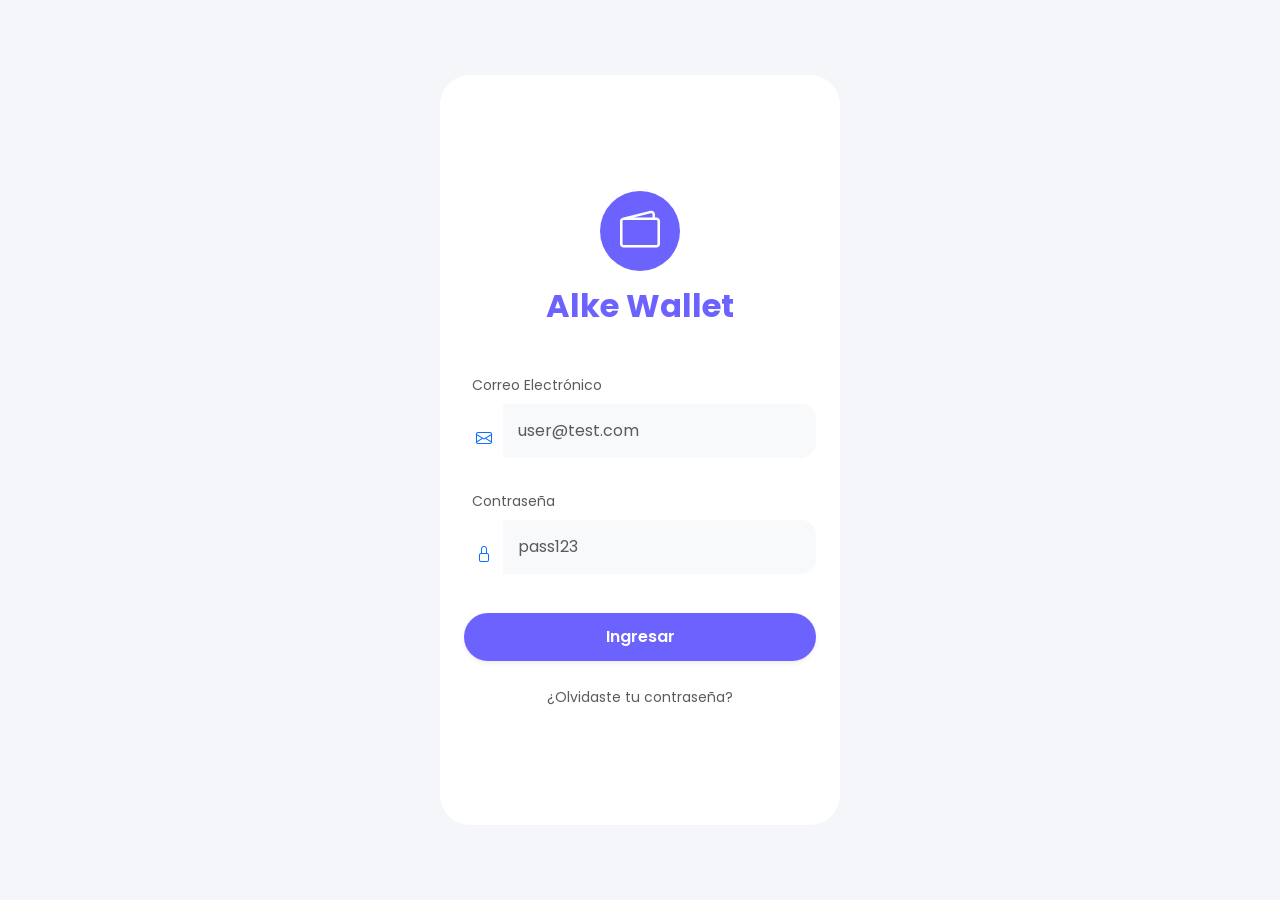
<file: index.html>
<!DOCTYPE html>
<html lang="en">
<head>
    <meta charset="UTF-8">
    <meta name="viewport" content="width=device-width, initial-scale=1.0">
    <meta http-equiv="refresh" content="0; url=./alke-wallet/login.html">
    <title>Redirigiendo ...</title>
    <script type="text/javascript">
        // Redirección con Javascript por si el meta tag falla
        window.location.href = "./alke-wallet/login.html";
    </script>
</head>
<body>
    <p>Si no eres redirigido automáticamente, <a href="./alke-wallet/login.html">haz clic aquí</a>.</p>
</body>
</html>
</file>
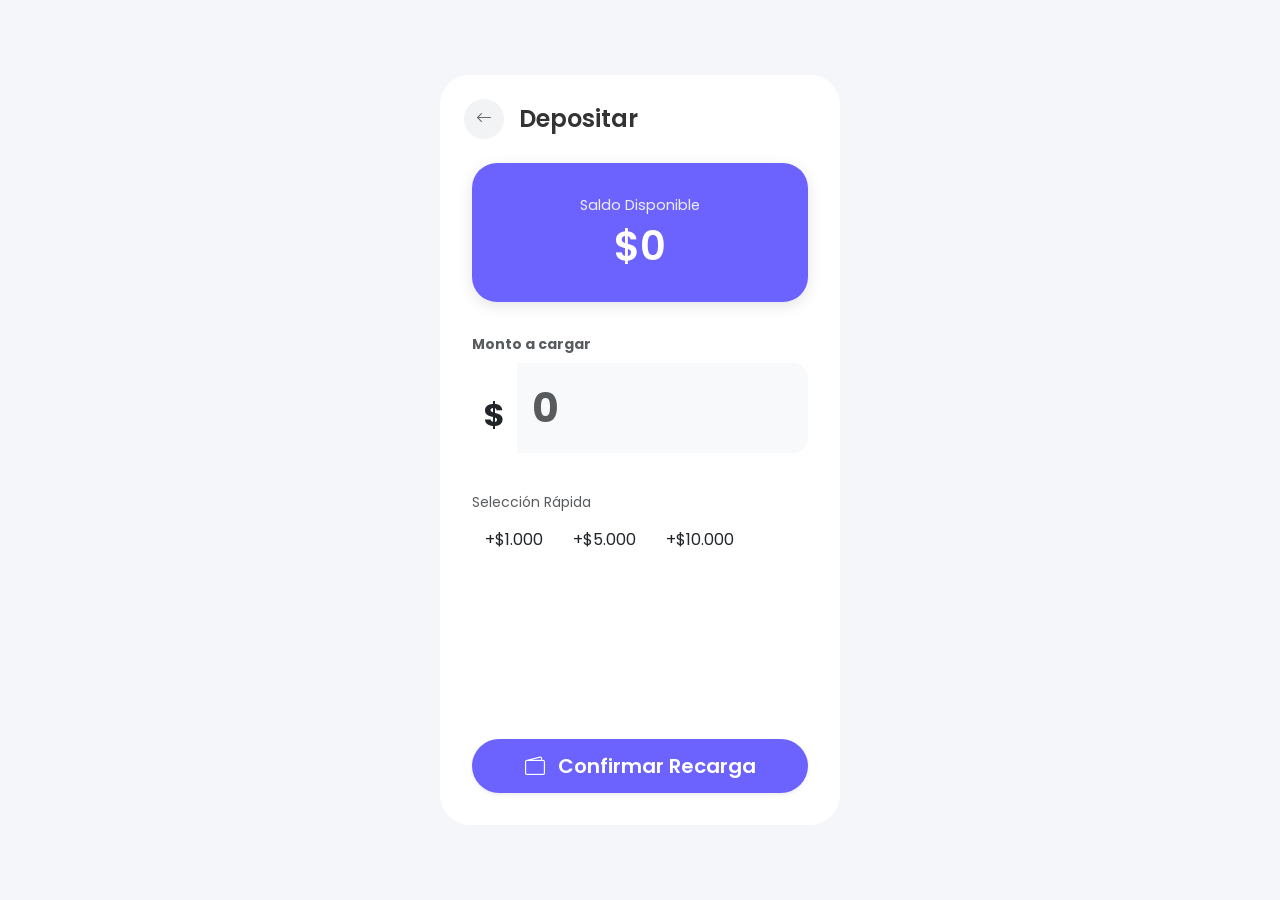
<file: alke-wallet/deposit.html>
<!DOCTYPE html>
<html lang="es">
<head>
  <meta charset="UTF-8">
  <meta name="viewport" content="width=device-width, initial-scale=1.0">
  <title>Alke Wallet - Enviar Dinero</title>
  <!-- Link a JQuery 3.x -->
  <script src="https://code.jquery.com/jquery-3.7.1.min.js" integrity="sha256-/JqT3SQfawRcv/BIHPThkBvs0OEvtFFmqPF/lYI/Cxo=" crossorigin="anonymous"></script>
  <!-- Link a Bootstrap 5.3.8 CSS -->
  <link href="https://cdn.jsdelivr.net/npm/bootstrap@5.3.8/dist/css/bootstrap.min.css" rel="stylesheet" xintegrity="sha384-sRIl4kxILFvY47J16cr9ZwB07vP4J8+LH7qKQnuqkuIAvNWLzeN8tE5YBujZqJLB" crossorigin="anonymous">
  <!-- Link a Bootstrap ICONS 1.13.1 -->
  <link rel="stylesheet" href="https://cdn.jsdelivr.net/npm/bootstrap-icons@1.13.1/font/bootstrap-icons.min.css">
  <link href="./assets/css/styles.css" rel="stylesheet">
</head>
<body>
  <div class="wallet-card fade-in">
    <div class="header-simple">
      <a href="#" id="btn_menu" class="btn-volver"><i class="bi bi-arrow-left"></i></a>
      <h2>Depositar</h2>
    </div>
    <div class="contenido-app d-flex flex-column">
      <div id="alert_placeholder"></div>
      <div id="leyenda_deposito" class="alert alert-success border-0 rounded-4 text-center mt-2 py-2" style="display: none; font-size: 0.9rem;"></div>
      <div class="header-app">
        <p>Saldo Disponible</p>
        <h1 id="saldo_actual">$0</h1>
      </div>
      <form id="form_deposito" class="flex-grow-1 d-flex flex-column">
        <label class="form-label fw-bold text-muted small">Monto a cargar</label>
          <div class="input-group mb-4">
            <span class="input-group-text bg-transparent border-0 fs-2 fw-bold">$</span>            
            <input type="number" class="form-control border-0 fs-1 fw-bold mx-auto" id="monto_deposito" 
            placeholder="0">
          </div>
          <label class="form-label text-muted small mb-2">Selección Rápida</label>
          <div class="grid-montos">
            <button type="button" class="btn btn-monto" onclick="sumarMonto(1000)">+$1.000</button>
            <button type="button" class="btn btn-monto" onclick="sumarMonto(5000)">+$5.000</button>
            <button type="button" class="btn btn-monto" onclick="sumarMonto(10000)">+$10.000</button>
          </div>
          <div class="mt-auto pt-3">
            <button type="submit" id="btn_realizar_deposito" class="btn btn-primary w-100 btn-lg shadow-sm">
              <i class="bi bi-wallet2 me-2"></i> Confirmar Recarga
            </button>
          </div>
        </form>
    </div>
  </div>
  
  <!-- Link a Bootstrap 5.3.8 JS Bundle -->
  <script src="https://cdn.jsdelivr.net/npm/bootstrap@5.3.8/dist/js/bootstrap.bundle.min.js" xintegrity="sha384-C6RzsynM9kWDrMNeT87bh95OGNyZPhcTNXj1NW7RuBCsyN/o0jlpcV8Qyq46cDfL" crossorigin="anonymous"></script>
  <!-- Link a JQuery 3.x -->
  <script src="https://code.jquery.com/jquery-3.7.1.min.js" integrity="sha256-/JqT3SQfawRcv/BIHPThkBvs0OEvtFFmqPF/lYI/Cxo=" crossorigin="anonymous"></script>
  <!-- Link a JQuery propios -->
  <script src="./assets/js/script.js"></script>
</body>
</html>
</file>
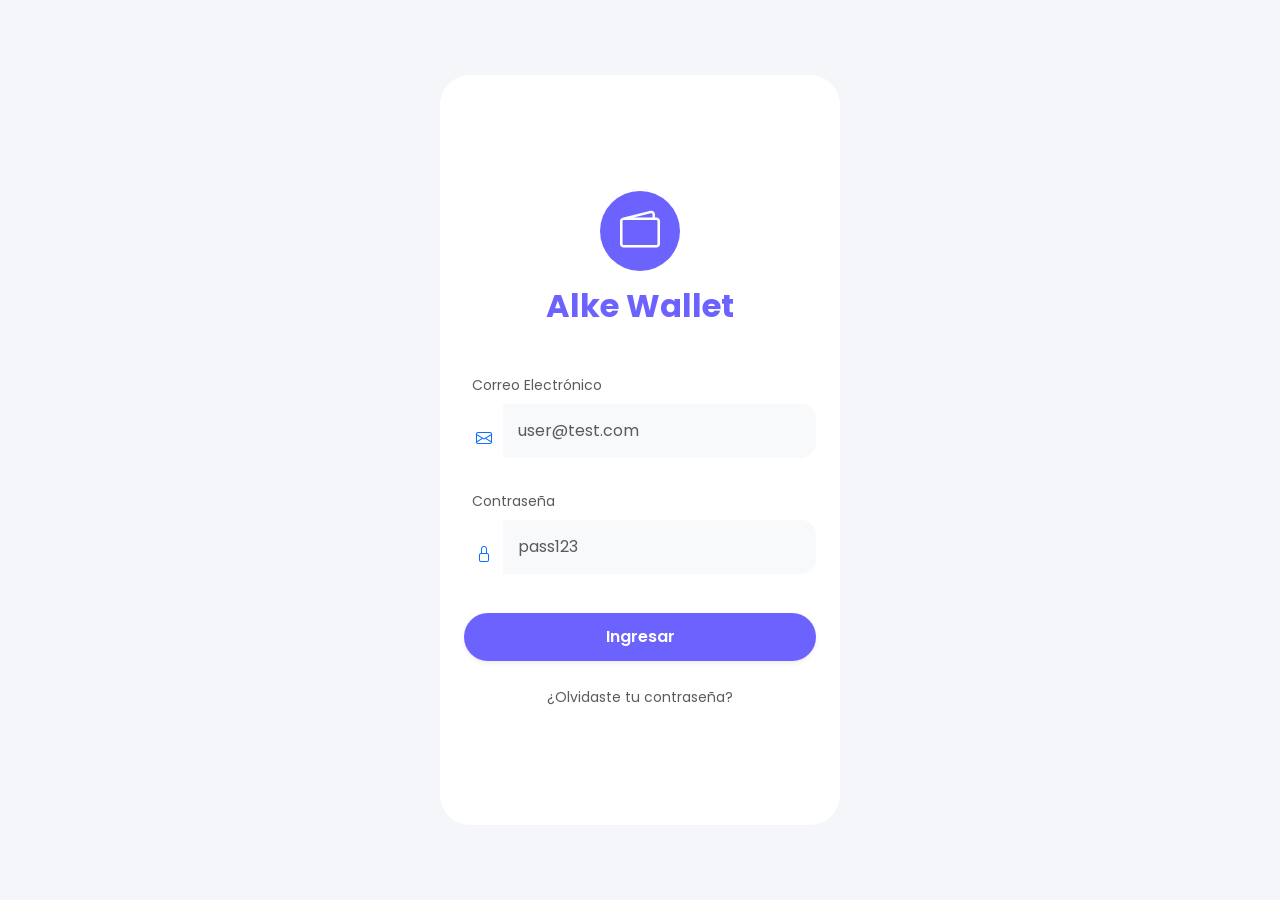
<file: alke-wallet/login.html>
<!DOCTYPE html>
<html lang="es">
<head>
  <meta charset="UTF-8">
  <meta name="viewport" content="width=device-width, initial-scale=1.0">
  <title>Alke Wallet - Enviar Dinero</title>
  <!-- Link a JQuery 3.x -->
  <script src="https://code.jquery.com/jquery-3.7.1.min.js" integrity="sha256-/JqT3SQfawRcv/BIHPThkBvs0OEvtFFmqPF/lYI/Cxo=" crossorigin="anonymous"></script>
  <!-- Link a Bootstrap 5.3.8 CSS -->
  <link href="https://cdn.jsdelivr.net/npm/bootstrap@5.3.8/dist/css/bootstrap.min.css" rel="stylesheet" xintegrity="sha384-sRIl4kxILFvY47J16cr9ZwB07vP4J8+LH7qKQnuqkuIAvNWLzeN8tE5YBujZqJLB" crossorigin="anonymous">
  <!-- Link a Bootstrap ICONS 1.13.1 -->
  <link rel="stylesheet" href="https://cdn.jsdelivr.net/npm/bootstrap-icons@1.13.1/font/bootstrap-icons.min.css">
  <link href="./assets/css/styles.css" rel="stylesheet">
</head>
<body>
  <div class="wallet-card justify-content-center p-4 fade-in">
    <div class="p-4">
      <div class="text-center mb-5">
        <div class="bg-primary text-white rounded-circle d-inline-flex align-items-center justify-content-center mb-3" style="width: 80px; height: 80px; background-color: var(--color-principal) !important;">
          <i class="bi bi-wallet2 fs-1"></i>
        </div>
        <h2 class="fw-bold" style="color: var(--color-principal);">Alke Wallet</h2>
      </div>

      <div id="alert_placeholder"></div>

      <form id="login_form">
        <div class="mb-3">
          <label for="email" class="form-label text-muted small ms-2">Correo Electrónico</label>
          <div class="input-group">
            <span class="input-group-text border-0 bg-transparent"><i class="bi bi-envelope text-primary"></i></span>
            <input type="email" class="form-control" id="email" placeholder="user@test.com" required>
          </div>
        </div>
        
        <div class="mb-4">
          <label for="password" class="form-label text-muted small ms-2">Contraseña</label>
          <div class="input-group">
            <span class="input-group-text border-0 bg-transparent"><i class="bi bi-lock text-primary"></i></span>
            <input type="password" class="form-control" id="password" placeholder="pass123" required>
          </div>
        </div>

        <div class="d-grid gap-2">
          <button type="submit" class="btn btn-primary shadow-sm">Ingresar</button>
        </div>
      </form>
      
      <div class="text-center mt-4">
        <small class="text-muted">¿Olvidaste tu contraseña?</small>
      </div>
    </div>
  </div>

  
  <!-- Link a Bootstrap 5.3.8 JS Bundle -->
  <script src="https://cdn.jsdelivr.net/npm/bootstrap@5.3.8/dist/js/bootstrap.bundle.min.js" xintegrity="sha384-C6RzsynM9kWDrMNeT87bh95OGNyZPhcTNXj1NW7RuBCsyN/o0jlpcV8Qyq46cDfL" crossorigin="anonymous"></script>
  <!-- Link a JQuery 3.x -->
  <script src="https://code.jquery.com/jquery-3.7.1.min.js" integrity="sha256-/JqT3SQfawRcv/BIHPThkBvs0OEvtFFmqPF/lYI/Cxo=" crossorigin="anonymous"></script>
  <!-- Link a JQuery propios -->
  <script src="./assets/js/script.js"></script>
</body>
</html>
</file>
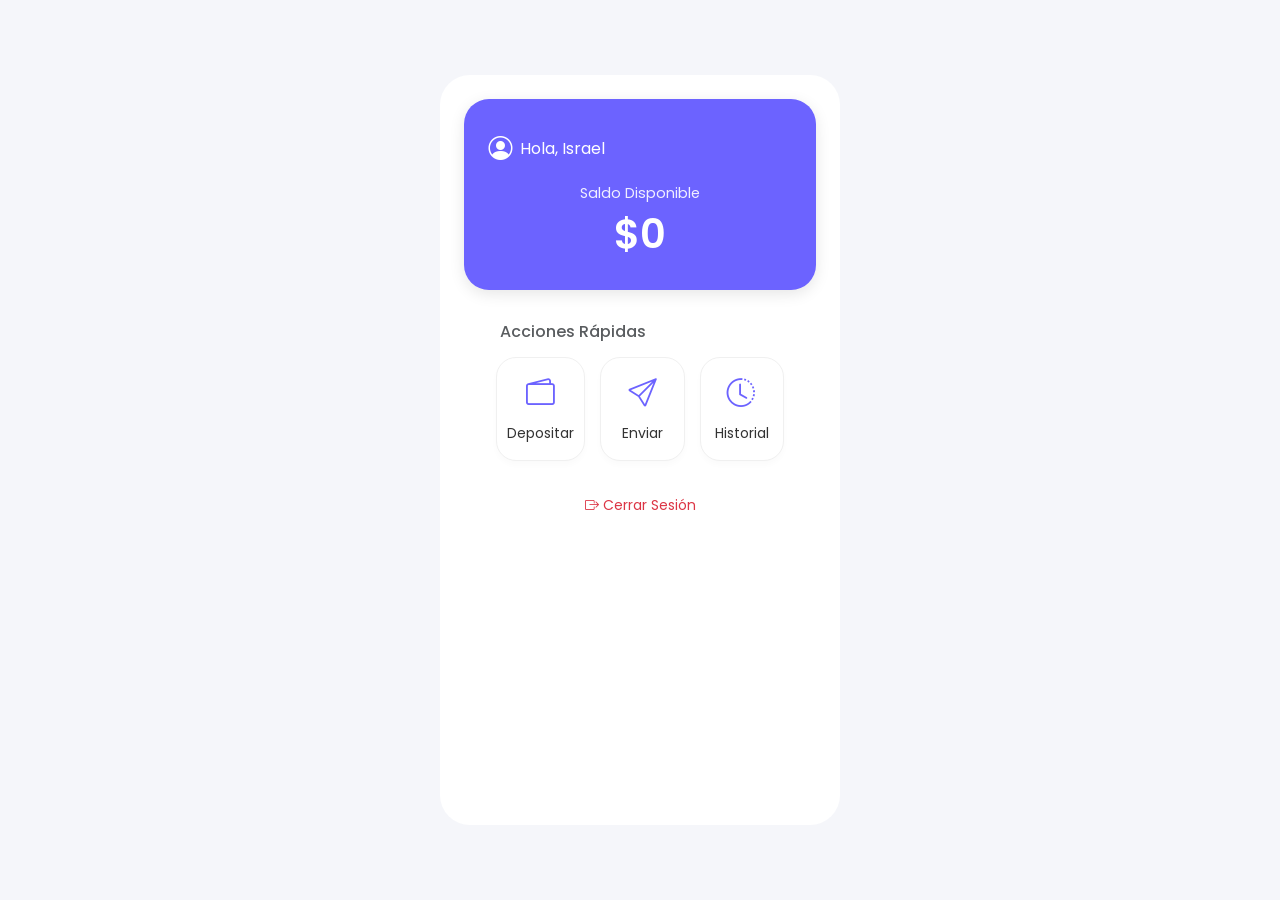
<file: alke-wallet/menu.html>
<!DOCTYPE html>
<html lang="es">
<head>
  <meta charset="UTF-8">
  <meta name="viewport" content="width=device-width, initial-scale=1.0">
  <title>Alke Wallet - Enviar Dinero</title>
  <!-- Link a JQuery 3.x -->
  <script src="https://code.jquery.com/jquery-3.7.1.min.js" integrity="sha256-/JqT3SQfawRcv/BIHPThkBvs0OEvtFFmqPF/lYI/Cxo=" crossorigin="anonymous"></script>
  <!-- Link a Bootstrap 5.3.8 CSS -->
  <link href="https://cdn.jsdelivr.net/npm/bootstrap@5.3.8/dist/css/bootstrap.min.css" rel="stylesheet" xintegrity="sha384-sRIl4kxILFvY47J16cr9ZwB07vP4J8+LH7qKQnuqkuIAvNWLzeN8tE5YBujZqJLB" crossorigin="anonymous">
  <!-- Link a Bootstrap ICONS 1.13.1 -->
  <link rel="stylesheet" href="https://cdn.jsdelivr.net/npm/bootstrap-icons@1.13.1/font/bootstrap-icons.min.css">
  <link href="./assets/css/styles.css" rel="stylesheet">
</head>
<body>
  <div class="wallet-card fade-in p-4">
    <div class="p-4">
      <div class="header-app">
        <div class="d-flex justify-content-between align-items-center mb-3">
          <div class="d-flex align-items-center gap-2">
            <i class="bi bi-person-circle fs-4"></i>
            <span>Hola, Israel</span>
          </div>
        </div>
        <p>Saldo Disponible</p>
        <h1 id="saldo_actual">$0</h1>
      </div>
      <div class="contenido-app">
        <div id="alert_placeholder"></div>
          <h6 class="text-muted mb-3 ps-1">Acciones Rápidas</h6>
          <div class="grid-acciones">
            <a href="#" id="btn_deposito" class="accion-item">
              <i class="bi bi-wallet2 icono-grande"></i>
              <small>Depositar</small>
            </a>
            <a href="#" id="btn_enviar" class="accion-item">
              <i class="bi bi-send icono-grande"></i>
              <small>Enviar</small>
            </a>
            <a href="#" id="btn_transacciones" class="accion-item">
              <i class="bi bi-clock-history icono-grande"></i>
              <small>Historial</small>
            </a>
          </div>
          <div class="text-center mt-auto">
            <a href="#" id="btn_logout" class="text-danger text-decoration-none small">
              <i class="bi bi-box-arrow-right"></i> Cerrar Sesión
            </a>
          </div>
      </div>
    </div>    
  </div>

  
  <!-- Link a Bootstrap 5.3.8 JS Bundle -->
  <script src="https://cdn.jsdelivr.net/npm/bootstrap@5.3.8/dist/js/bootstrap.bundle.min.js" xintegrity="sha384-C6RzsynM9kWDrMNeT87bh95OGNyZPhcTNXj1NW7RuBCsyN/o0jlpcV8Qyq46cDfL" crossorigin="anonymous"></script>
  <!-- Link a JQuery 3.x -->
  <script src="https://code.jquery.com/jquery-3.7.1.min.js" integrity="sha256-/JqT3SQfawRcv/BIHPThkBvs0OEvtFFmqPF/lYI/Cxo=" crossorigin="anonymous"></script>
  <!-- Link a JQuery propios -->
  <script src="./assets/js/script.js"></script>
</body>
</html>
</file>
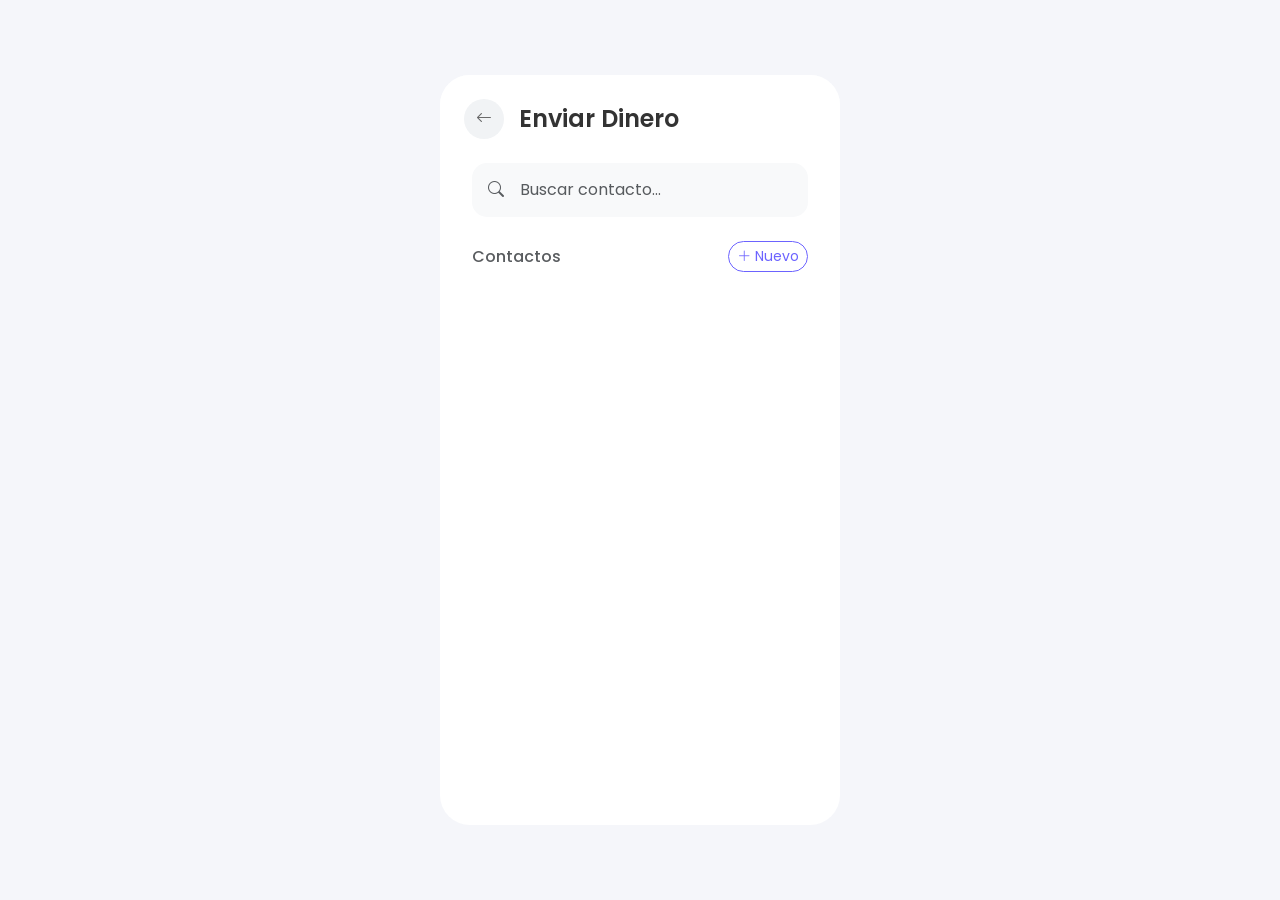
<file: alke-wallet/sendmoney.html>
<!DOCTYPE html>
<html lang="es">
<head>
  <meta charset="UTF-8">
  <meta name="viewport" content="width=device-width, initial-scale=1.0">
  <title>Alke Wallet - Enviar Dinero</title>
  <!-- Link a JQuery 3.x -->
  <script src="https://code.jquery.com/jquery-3.7.1.min.js" integrity="sha256-/JqT3SQfawRcv/BIHPThkBvs0OEvtFFmqPF/lYI/Cxo=" crossorigin="anonymous"></script>
  <!-- Link a Bootstrap 5.3.8 CSS -->
  <link href="https://cdn.jsdelivr.net/npm/bootstrap@5.3.8/dist/css/bootstrap.min.css" rel="stylesheet" xintegrity="sha384-sRIl4kxILFvY47J16cr9ZwB07vP4J8+LH7qKQnuqkuIAvNWLzeN8tE5YBujZqJLB" crossorigin="anonymous">
  <!-- Link a Bootstrap ICONS 1.13.1 -->
  <link rel="stylesheet" href="https://cdn.jsdelivr.net/npm/bootstrap-icons@1.13.1/font/bootstrap-icons.min.css">
  <link href="./assets/css/styles.css" rel="stylesheet">
</head>
<body>
  <div class="wallet-card fade-in">
    <div class="header-simple">
      <a href="#" id="btn_menu" class="btn-volver"><i class="bi bi-arrow-left"></i></a>
      <h2>Enviar Dinero</h2>
    </div>
    <div class="contenido-app">
      <div id="alert_placeholder"></div>
      <div class="position-relative mb-4">
          <input type="text" id="buscar_contacto" class="form-control ps-5" placeholder="Buscar contacto...">
          <i class="bi bi-search position-absolute top-50 start-0 translate-middle-y ms-3 text-muted"></i>
      </div>
      <div class="d-flex justify-content-between align-items-center mb-3">
          <h6 class="text-muted m-0">Contactos</h6>
          <button id="btn_mostrar_form_contacto" class="btn btn-sm btn-outline-primary rounded-pill">
            <i class="bi bi-plus-lg"></i> Nuevo
          </button>
      </div>
      <div id="form_nuevo_contacto" class="card border-0 shadow-sm p-3 mb-3 bg-white rounded-4" style="display: none;">
        <form id="form_agregar_contacto">
          <input type="text" class="form-control form-control-sm mb-2" id="info_nombre" placeholder="Nombre">
          <input type="text" class="form-control form-control-sm mb-2" id="info_apellido" placeholder="Apellido">
          <input type="number" class="form-control form-control-sm mb-2" id="info_cbu" placeholder="CBU">
          <input type="text" class="form-control form-control-sm mb-2" id="info_alias" placeholder="Alias">
          <input type="text" class="form-control form-control-sm mb-2" id="info_banco" placeholder="Banco">
          <div class="text-end">
            <button type="button" id="btn_cancelar_contacto" class="btn btn-sm btn-light rounded-pill">Cancelar</button>
            <button type="submit" class="btn btn-sm btn-primary rounded-pill">Guardar</button>
          </div>
        </form>
      </div>

      <div id="lista_contactos" class="list-group list-group-flush mb-4"></div>
      <div id="seccion_envio" class="text-center mt-auto" style="display: none;">
        <hr>
          <p class="text-muted mb-1">Enviando a <strong id="nombre_contacto_seleccionado" class="text-primary"></strong></p>
          <div class="input-group mb-3">
            <span class="input-group-text bg-transparent border-0 fs-1 fw-bold">$</span>
            <input type="number" class="form-control border-0 fs-1 fw-bold mx-auto" id="monto_envio" 
            placeholder="0">
          </div>
          <button type="button" id="btn_realizar_envio" class="btn btn-primary w-100 py-3 rounded-pill">
            Confirmar Transferencia
          </button>
      </div>
        
        <div id="mensaje_confirmacion" class="text-center mt-5" style="display: none;">
            <div class="bg-success text-white rounded-circle d-inline-flex align-items-center justify-content-center mb-3" style="width: 60px; height: 60px;">
                <i class="bi bi-check-lg fs-2"></i>
            </div>
            <h4>¡Enviado!</h4>
        </div>
    </div>
  </div>
  

  <!-- Link a Bootstrap 5.3.8 JS Bundle -->
  <script src="https://cdn.jsdelivr.net/npm/bootstrap@5.3.8/dist/js/bootstrap.bundle.min.js" xintegrity="sha384-C6RzsynM9kWDrMNeT87bh95OGNyZPhcTNXj1NW7RuBCsyN/o0jlpcV8Qyq46cDfL" crossorigin="anonymous"></script>
  <!-- Link a JQuery 3.x -->
  <script src="https://code.jquery.com/jquery-3.7.1.min.js" integrity="sha256-/JqT3SQfawRcv/BIHPThkBvs0OEvtFFmqPF/lYI/Cxo=" crossorigin="anonymous"></script>
  <!-- Link a JQuery propios -->
  <script src="./assets/js/script.js"></script>
</body>
</html>
</file>
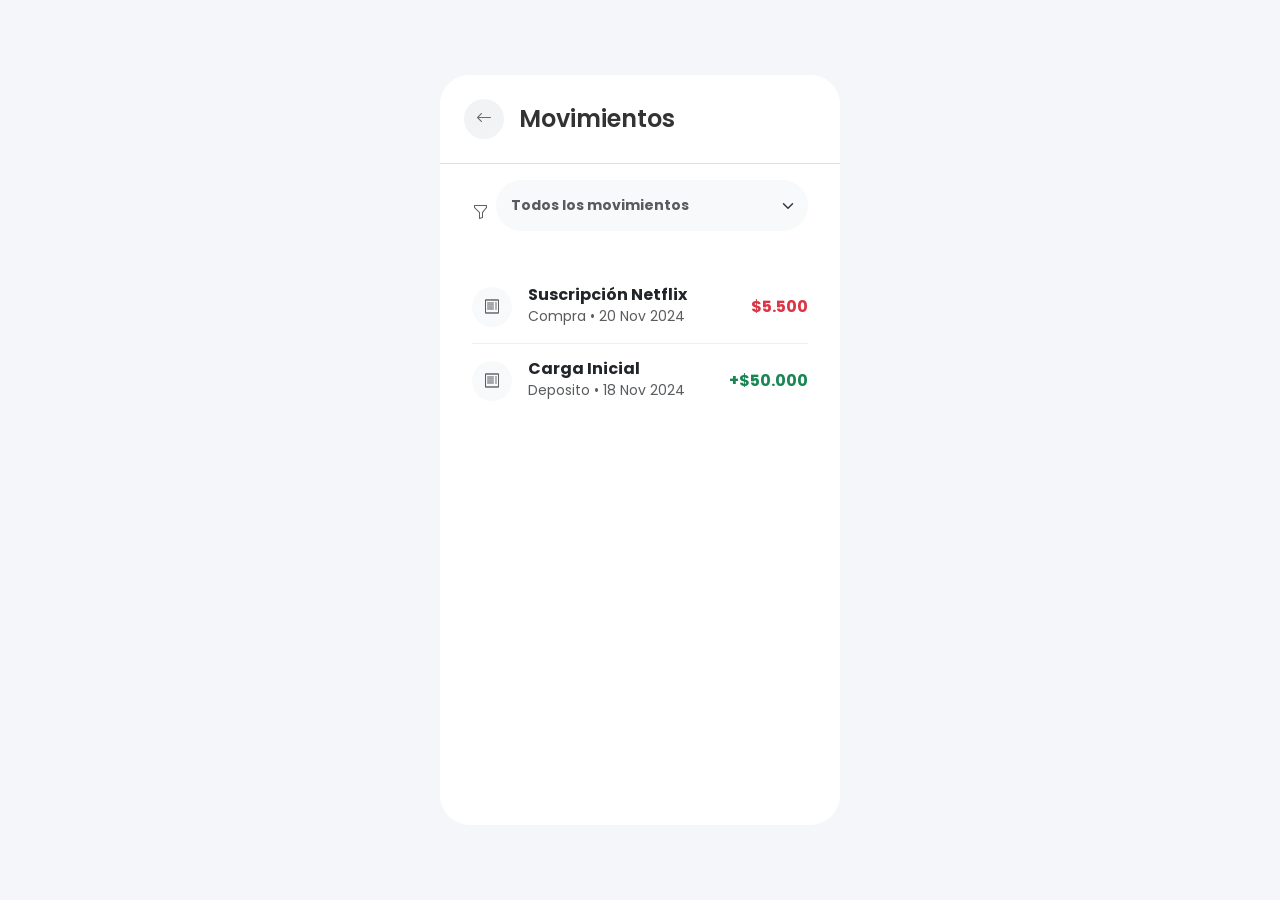
<file: alke-wallet/transactions.html>
<!DOCTYPE html>
<html lang="es">
<head>
  <meta charset="UTF-8">
  <meta name="viewport" content="width=device-width, initial-scale=1.0">
  <title>Alke Wallet - Enviar Dinero</title>
  <!-- Link a JQuery 3.x -->
  <script src="https://code.jquery.com/jquery-3.7.1.min.js" integrity="sha256-/JqT3SQfawRcv/BIHPThkBvs0OEvtFFmqPF/lYI/Cxo=" crossorigin="anonymous"></script>
  <!-- Link a Bootstrap 5.3.8 CSS -->
  <link href="https://cdn.jsdelivr.net/npm/bootstrap@5.3.8/dist/css/bootstrap.min.css" rel="stylesheet" xintegrity="sha384-sRIl4kxILFvY47J16cr9ZwB07vP4J8+LH7qKQnuqkuIAvNWLzeN8tE5YBujZqJLB" crossorigin="anonymous">
  <!-- Link a Bootstrap ICONS 1.13.1 -->
  <link rel="stylesheet" href="https://cdn.jsdelivr.net/npm/bootstrap-icons@1.13.1/font/bootstrap-icons.min.css">
  <link href="./assets/css/styles.css" rel="stylesheet">
</head>
<body>
  <div class="wallet-card fade-in">
    <div class="header-simple border-bottom">
      <a href="#" id="btn_menu" class="btn-volver"><i class="bi bi-arrow-left"></i></a>
      <h2>Movimientos</h2>
    </div>
    <div class="contenido-app pt-3">
      <div id="alert_placeholder"></div>
      <div class="d-flex align-items-center gap-2 mb-4">
        <i class="bi bi-funnel text-muted"></i>
        <select id="filtro_tipo" class="form-select form-select-sm rounded-pill border-0 bg-light text-muted fw-bold">
          <option value="todos">Todos los movimientos</option>
          <option value="deposito">Depósitos</option>
          <option value="compra">Compras</option>
          <option value="pago">Pagos</option>
          <option value="transferencia">Transferencias</option>
        </select>
      </div>
      <ul id="lista_movimientos" class="list-group list-group-flush"></ul>
      <div id="mensaje_sin_movimientos" class="text-center mt-5 text-muted" style="display: none;">
        <div class="mb-3">
          <i class="bi bi-receipt fs-1 opacity-25"></i>
        </div>
        <p>No se encontraron movimientos con este filtro.</p>
      </div>
    </div>
  </div>

  
  <!-- Link a Bootstrap 5.3.8 JS Bundle -->
  <script src="https://cdn.jsdelivr.net/npm/bootstrap@5.3.8/dist/js/bootstrap.bundle.min.js" xintegrity="sha384-C6RzsynM9kWDrMNeT87bh95OGNyZPhcTNXj1NW7RuBCsyN/o0jlpcV8Qyq46cDfL" crossorigin="anonymous"></script>
  <!-- Link a JQuery 3.x -->
  <script src="https://code.jquery.com/jquery-3.7.1.min.js" integrity="sha256-/JqT3SQfawRcv/BIHPThkBvs0OEvtFFmqPF/lYI/Cxo=" crossorigin="anonymous"></script>
  <!-- Link a JQuery propios -->
  <script src="./assets/js/script.js"></script>
</body>
</html>
</file>
<file: alke-wallet/assets/css/styles.css>
/* Importamos la fuente 'Poppins' */
@import url('https://fonts.googleapis.com/css2?family=Poppins:wght@300;400;600&display=swap');

:root {
    --color-principal: #6C63FF; /* Morado vibrante */
    --color-principal-oscuro: #5a52d5;
    --color-fondo: #F5F6FA; /* Gris muy claro para el fondo */
    --color-blanco: #ffffff;
    --color-texto: #333333;
    --color-gris-claro: #E0E0E0;
    --radio-borde: 30px; /* Bordes redondeados */
}

body {
    background-color: var(--color-fondo);
    font-family: 'Poppins', sans-serif;
    color: var(--color-texto);
    display: flex;
    justify-content: center;
    align-items: center;
    min-height: 100vh;
    margin: 0;
}

.wallet-card {
    background-color: var(--color-blanco);
    border-radius: var(--radio-borde);
    border: none;
    width: 100%;
    max-width: 400px;
    min-height: 750px;
    position: relative;
    padding: 0 !important; /* Quitamos padding por defecto */
    overflow: hidden;
    display: flex;
    flex-direction: column;
}

/* Parte superior saldo) */
.header-app {
    background-color: var(--color-principal);
    color: var(--color-blanco);
    padding: 2rem 1.5rem;
    border-radius: 25px;
    /*border-bottom-left-radius: var(--radio-borde);
    /*border-bottom-right-radius: var(--radio-borde);*/
    text-align: center;
    box-shadow: 0 4px 15px rgba(0,0,0,0.1);
    margin-bottom: 2rem;
}

.header-app h1 {
    font-weight: 600;
    margin: 0;
    font-size: 2.5rem;
}

.header-app p {
    font-size: 0.9rem;
    opacity: 0.9;
    margin-bottom: 5px;
}

.header-simple {
    background-color: var(--color-blanco);
    padding: 1.5rem;
    display: flex;
    align-items: center;
    gap: 15px;
}
.header-simple h2 {
    font-size: 1.5rem;
    font-weight: 600;
    margin: 0;
    color: var(--color-texto);
}

.contenido-app {
    padding: 0 2rem 2rem 2rem;
    flex-grow: 1;
}

/* BOTONES PERSONALIZADOS */
.btn-primary {
    background-color: var(--color-principal);
    border: none;
    border-radius: 50px;
    padding: 12px 20px;
    font-weight: 600;
    box-shadow: 0 4px 10px rgba(108, 99, 255, 0.3);
    transition: transform 0.2s;
}

.btn-primary:hover {
    background-color: var(--color-principal-oscuro);
    transform: translateY(-2px);
}

.btn-outline-primary {
    color: var(--color-principal);
    border-color: var(--color-principal);
    border-radius: 50px;
}

.btn-volver {
    background-color: #f1f3f5;
    color: #666;
    border-radius: 50%;
    width: 40px;
    height: 40px;
    display: flex;
    align-items: center;
    justify-content: center;
    text-decoration: none;
    transition: background-color 0.2s;
}
.btn-volver:hover {
    background-color: #e9ecef;
    color: #333;
}

/* Botones del menú */
.grid-acciones {
    display: grid;
    grid-template-columns: repeat(3, 1fr);
    gap: 15px;
    margin-bottom: 2rem;
}

.accion-item {
    background-color: var(--color-blanco);
    border: 1px solid #f0f0f0;
    border-radius: 20px;
    padding: 15px 10px;
    text-align: center;
    text-decoration: none;
    color: var(--color-texto);
    transition: all 0.2s;
    box-shadow: 0 4px 6px rgba(0,0,0,0.02);
}

.accion-item:hover {
    transform: translateY(-5px);
    border-color: var(--color-principal);
    color: var(--color-principal);
    box-shadow: 0 10px 20px rgba(108, 99, 255, 0.15);
}

.icono-grande {
    font-size: 1.8rem;
    margin-bottom: 5px;
    color: var(--color-principal);
    display: block;
}

.form-control, .form-select {
    background-color: #F8F9FA;
    border: none;
    border-radius: 15px;
    padding: 15px;
    margin-bottom: 15px;
}
.form-control:focus {
    background-color: #fff;
    box-shadow: 0 0 0 2px var(--color-principal);
}

/* LISTAS LIMPIAS */
.list-group-item {
    border: none;
    padding: 15px 0;
    border-bottom: 1px solid #f0f0f0;
}
.list-group-item:last-child {
    border-bottom: none;
}

/* ANIMACIONES */
.fade-in {
    animation: fadeIn 2s ease-in;
}

@keyframes fadeIn {
    from { opacity: 0; transform: translateY(10px); }
    to { opacity: 1; transform: translateY(0); }
}

.contacto_item.active {
    background-color: var(--color-principal) !important;
    border-color: var(--color-principal) !important;
    border-radius: 10px;    
}
</file>
